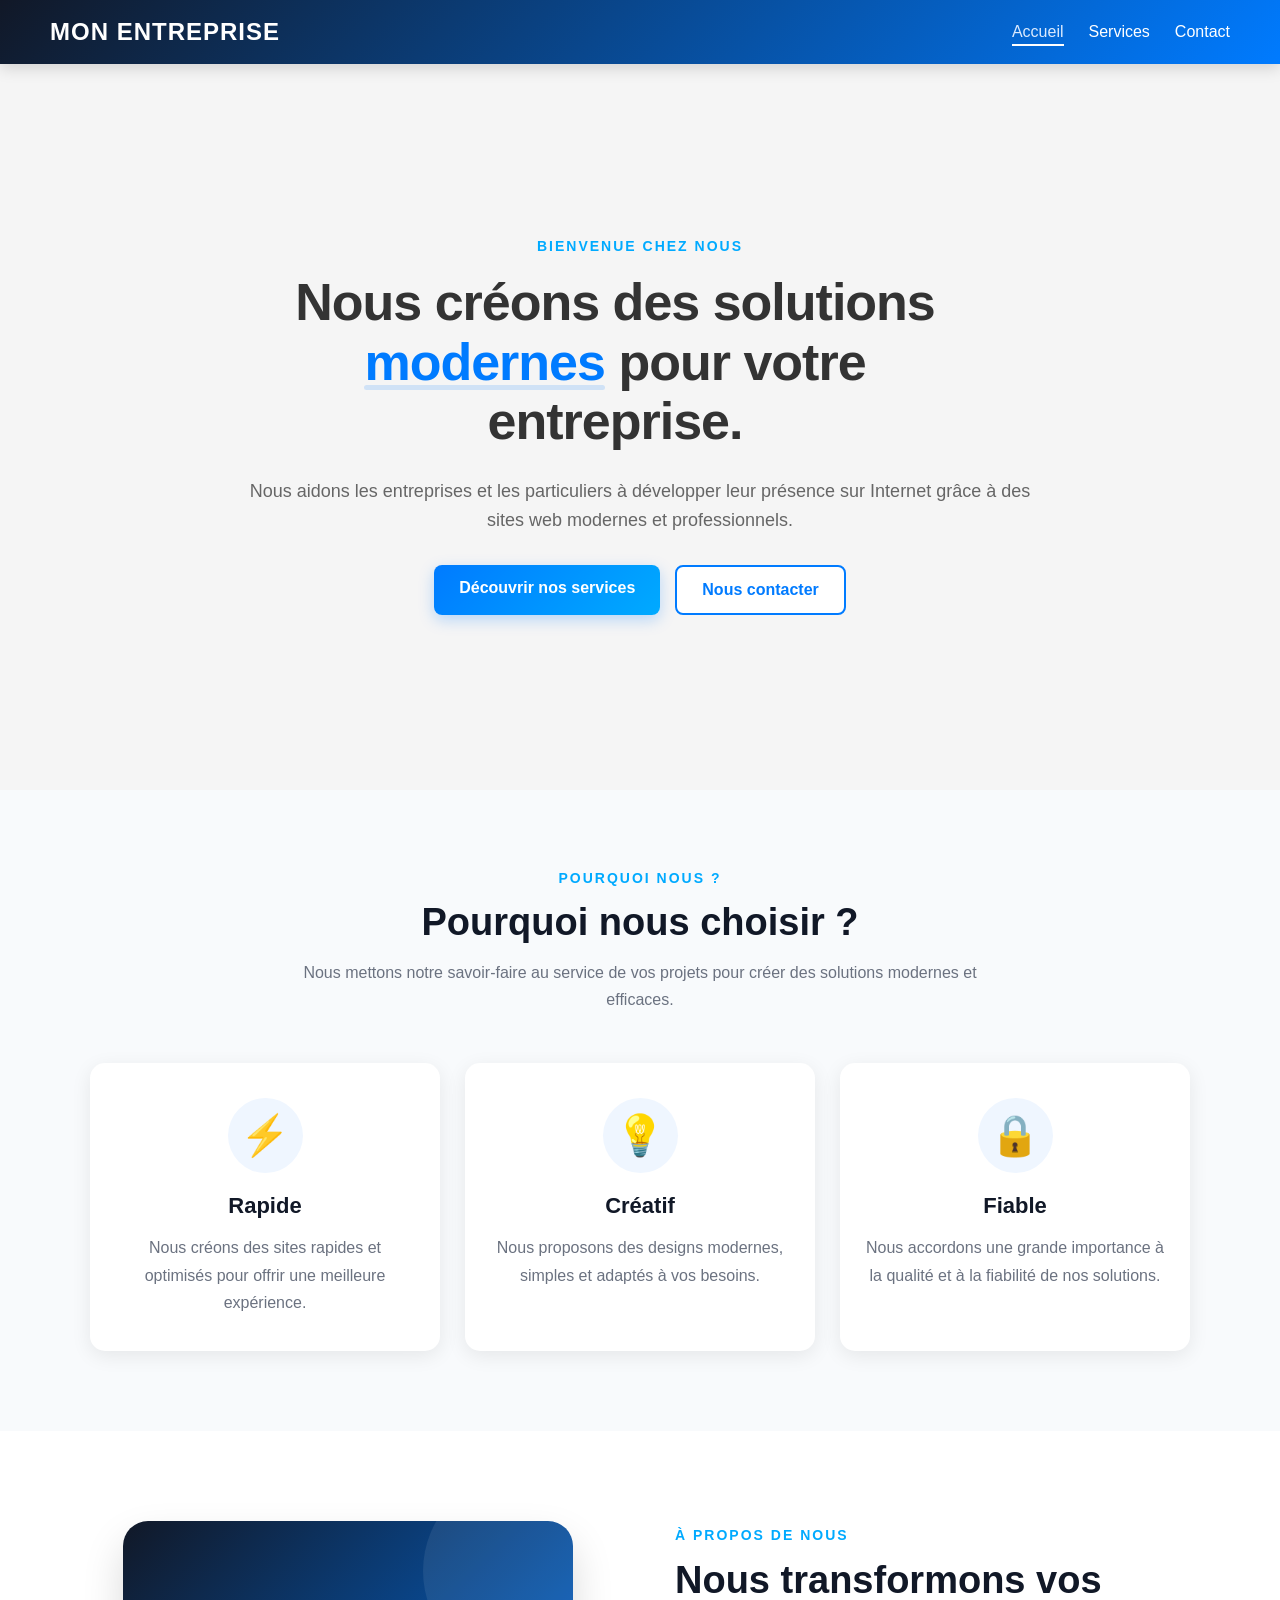
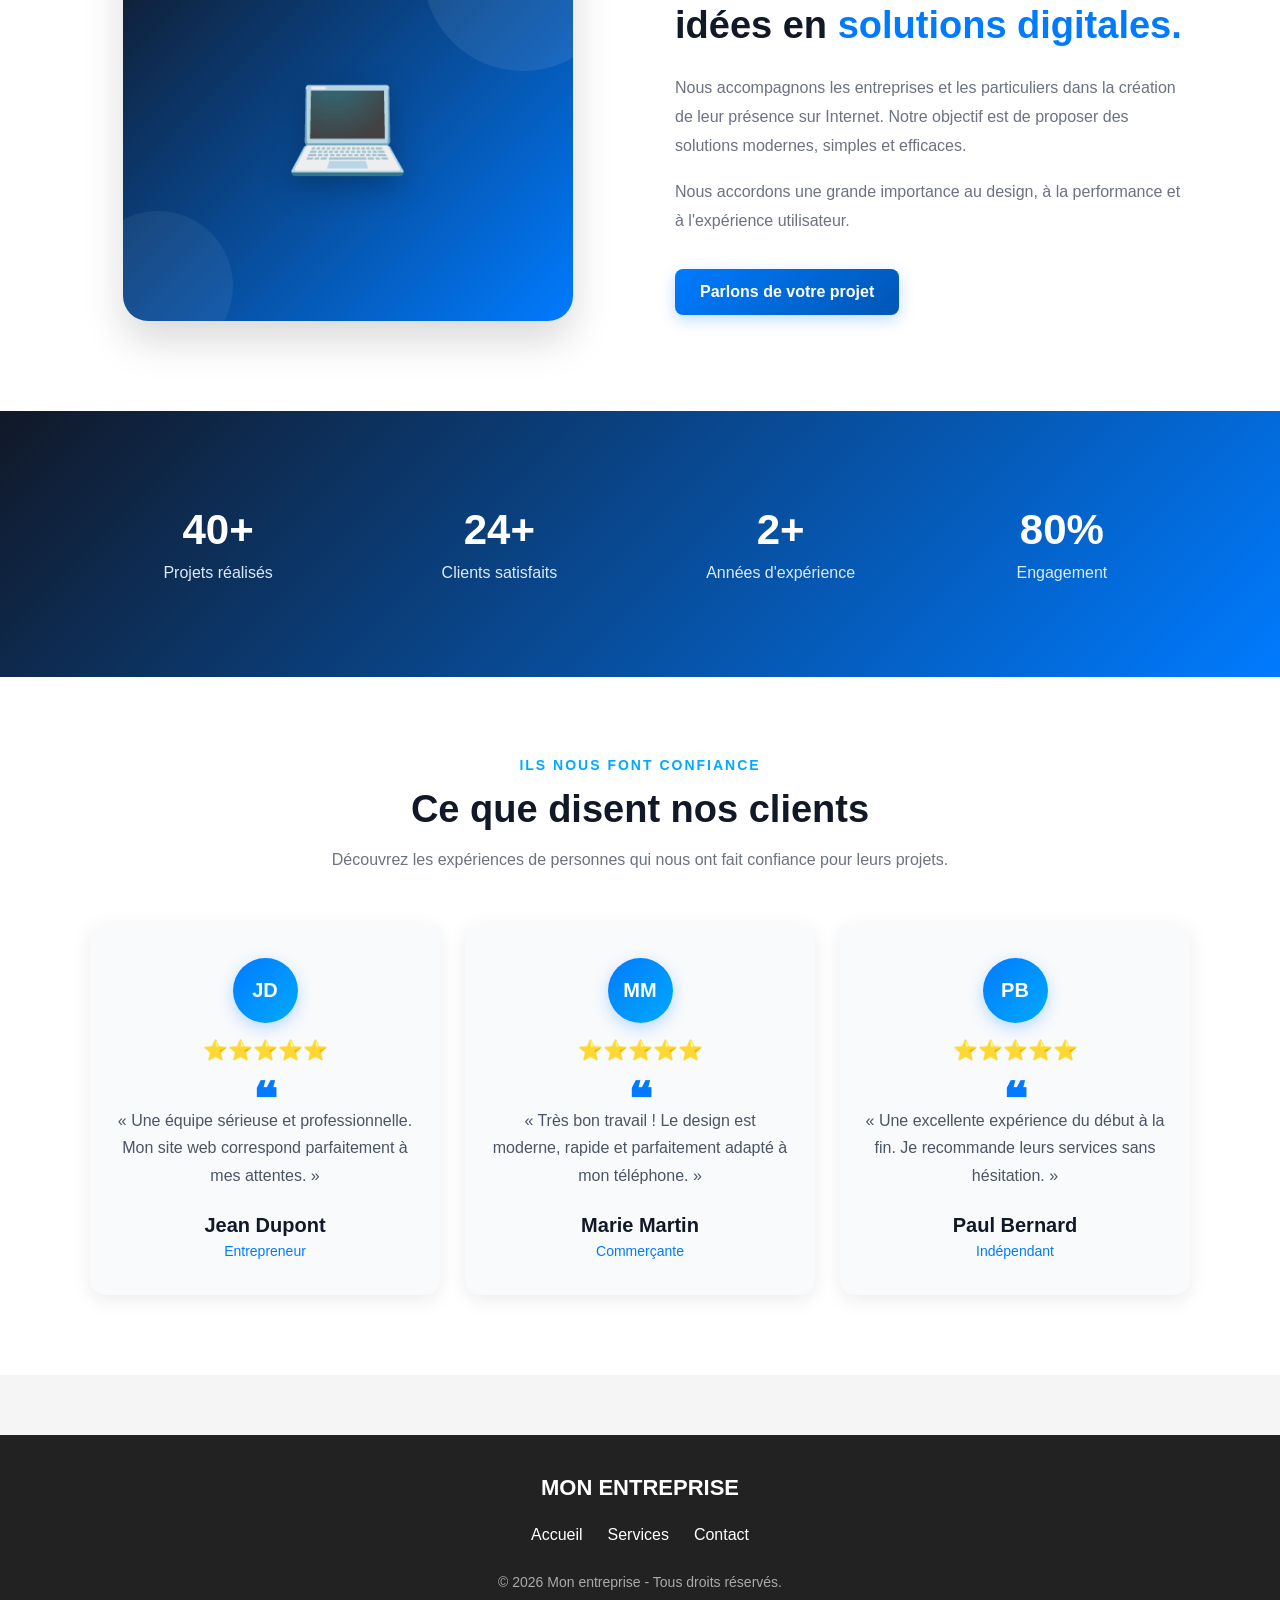
<file: index.html>
<!DOCTYPE html>
<html lang="fr">

<head>
    <meta charset="UTF-8">
    <meta name="viewport" content="width=device-width, initial-scale=1.0">

    <title>Mon entreprise - Accueil</title>

    <meta name="description" content="MON ENTREPRISE - Découvrez nos services et contactez-nous pour réaliser vos projets.">
    <meta name="keywords" content="entreprise, services, projets, Madagascar">
    <meta name="author" content="MON ENTREPRISE">

    <link rel="stylesheet" href="css/style.css">
    <link rel="icon" type="image/svg+xml" href="favicon.svg">

    <meta property="og:title" content="Mon entreprise - Accueil">
    <meta property="og:description" content="Découvrez nos services et contactez-nous pour réaliser vos projets.">
    <meta property="og:type" content="website">
</head>

<body>

<header>

    <h1>MON ENTREPRISE</h1>

    <button class="menu-toggle" id="menu-toggle">
        ☰
    </button>

    <nav id="menu">
        <a href="index.html" class="active">Accueil</a>
        <a href="services.html">Services</a>
        <a href="contact.html">Contact</a>
    </nav>

</header>

    <main class="hero">

    <div class="hero-text">

        <p class="small-title">BIENVENUE CHEZ NOUS</p>

        <h2>
            Nous créons des solutions
            <span>modernes</span> pour votre entreprise.
        </h2>

        <p>
            Nous aidons les entreprises et les particuliers
            à développer leur présence sur Internet grâce
            à des sites web modernes et professionnels.
        </p>

        <div class="hero-buttons">
            <a href="services.html" class="btn">
                Découvrir nos services
            </a>

            <a href="contact.html" class="btn-secondary">
                Nous contacter
            </a>
        </div>

    </div>

</main>



<section class="why-us">

    <div class="why-header">
        <p class="small-title">POURQUOI NOUS ?</p>

        <h2>Pourquoi nous choisir ?</h2>

        <p>
            Nous mettons notre savoir-faire au service de vos projets
            pour créer des solutions modernes et efficaces.
        </p>
    </div>

    <div class="why-container">

        <div class="why-card">
            <div class="why-icon">⚡</div>
            <h3>Rapide</h3>
            <p>
                Nous créons des sites rapides et optimisés
                pour offrir une meilleure expérience.
            </p>
        </div>

        <div class="why-card">
            <div class="why-icon">💡</div>
            <h3>Créatif</h3>
            <p>
                Nous proposons des designs modernes,
                simples et adaptés à vos besoins.
            </p>
        </div>

        <div class="why-card">
            <div class="why-icon">🔒</div>
            <h3>Fiable</h3>
            <p>
                Nous accordons une grande importance
                à la qualité et à la fiabilité de nos solutions.
            </p>
        </div>

    </div>

</section>

<!-- ==========================================
     SECTION À PROPOS
     ========================================== -->

<section class="about">

    <div class="about-container">

        <div class="about-image">
            <div class="about-image-box">
                <span>💻</span>
            </div>
        </div>

        <div class="about-text">

            <p class="small-title">À PROPOS DE NOUS</p>

            <h2>
                Nous transformons vos idées
                en <span>solutions digitales.</span>
            </h2>

            <p>
                Nous accompagnons les entreprises et les particuliers
                dans la création de leur présence sur Internet.
                Notre objectif est de proposer des solutions modernes,
                simples et efficaces.
            </p>

            <p>
                Nous accordons une grande importance au design,
                à la performance et à l'expérience utilisateur.
            </p>

            <a href="contact.html" class="about-button">
                Parlons de votre projet
            </a>

        </div>

    </div>

</section>

<section class="stats">

    <div class="stats-container">

        <div class="stat">
            <div class="stat-number" data-target="50">0+</div>
            <p>Projets réalisés</p>
        </div>

        <div class="stat">
            <div class="stat-number" data-target="30">0+</div>
            <p>Clients satisfaits</p>
        </div>

        <div class="stat">
            <div class="stat-number" data-target="3">0+</div>
            <p>Années d'expérience</p>
        </div>

        <div class="stat">
            <div class="stat-number" data-target="100">0%</div>
            <p>Engagement</p>
        </div>

    </div>

</section>

<section class="testimonials">

    <div class="testimonials-header">

        <p class="small-title">ILS NOUS FONT CONFIANCE</p>

        <h2>Ce que disent nos clients</h2>

        <p>
            Découvrez les expériences de personnes qui nous ont fait confiance
            pour leurs projets.
        </p>

    </div>


    <div class="testimonials-container">

        <div class="testimonial-card">
    
            <div class="client-avatar">JD</div>
    
            <div class="stars">
                ⭐⭐⭐⭐⭐
            </div>

            <p class="testimonial-text">
                « Une équipe sérieuse et professionnelle.
                Mon site web correspond parfaitement à mes attentes. »
            </p>

            <h3>Jean Dupont</h3>
            <span>Entrepreneur</span>

        </div>


        <div class="testimonial-card">

            <div class="client-avatar">MM</div>

            <div class="stars">
                ⭐⭐⭐⭐⭐
            </div>

            <p class="testimonial-text">
                « Très bon travail ! Le design est moderne,
                rapide et parfaitement adapté à mon téléphone. »
            </p>

            <h3>Marie Martin</h3>
            <span>Commerçante</span>

        </div>


        <div class="testimonial-card">

            <div class="client-avatar">PB</div>

            <div class="stars">
                ⭐⭐⭐⭐⭐
            </div>

            <p class="testimonial-text">
                « Une excellente expérience du début à la fin.
                Je recommande leurs services sans hésitation. »
            </p>

            <h3>Paul Bernard</h3>
            <span>Indépendant</span>

        </div>

    </div>

</section>

<footer>
    <h3>MON ENTREPRISE</h3>

    <nav>
        <a href="index.html">Accueil</a>
        <a href="services.html">Services</a>
        <a href="contact.html">Contact</a>
    </nav>

    <p>© 2026 Mon entreprise - Tous droits réservés.</p>
</footer>

<button id="back-to-top" aria-label="Retour en haut">
    <span>⌃</span>
</button>

<script src="script.js"></script>

</body>

</html>
</file>
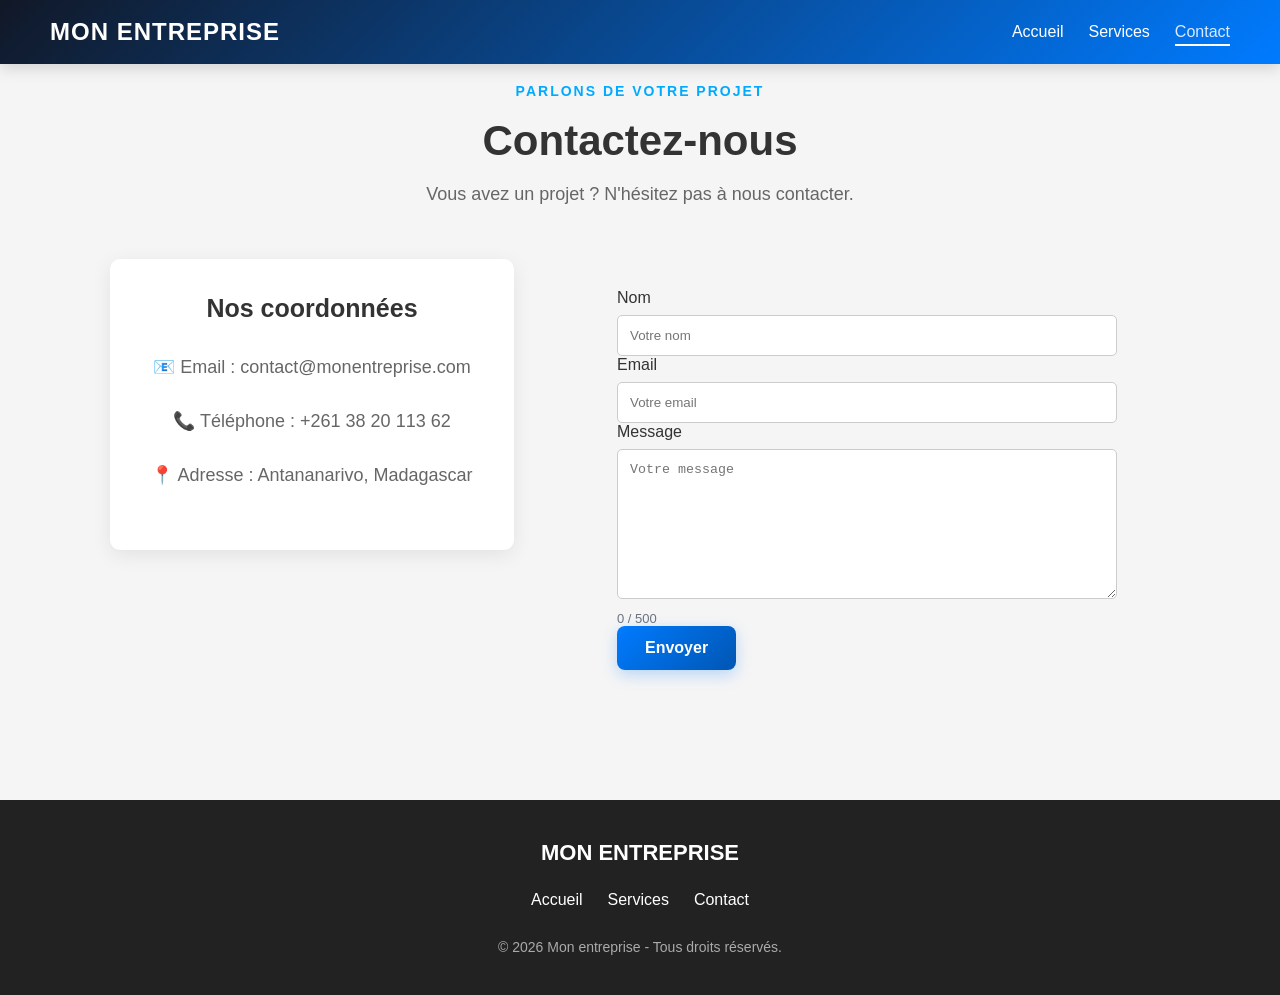
<file: contact.html>
<!DOCTYPE html>
<html lang="fr">

<head>
    <meta charset="UTF-8">
    <meta name="viewport" content="width=device-width, initial-scale=1.0">

    <title>Contact - Mon entreprise</title>

    <meta name="description" content="Contactez MON ENTREPRISE pour discuter de votre projet.">
    <meta name="keywords" content="contact, entreprise, projet, Madagascar">
    <meta name="author" content="MON ENTREPRISE">

    <link rel="stylesheet" href="css/style.css">
    <link rel="icon" type="image/svg+xml" href="favicon.svg">

    <meta property="og:title" content="Contact - Mon entreprise">
    <meta property="og:description" content="Contactez MON ENTREPRISE pour discuter de votre projet.">
    <meta property="og:type" content="website">
</head>

<body>

    <header>
        <h1>MON ENTREPRISE</h1>

        <button class="menu-toggle" id="menu-toggle">☰</button>

        <nav id="menu">
            <a href="index.html">Accueil</a>
            <a href="services.html">Services</a>
            <a href="contact.html" class="active">Contact</a>
        </nav>
    </header>

    <main class="contact">

        <div class="contact-header">
            <p class="small-title">PARLONS DE VOTRE PROJET</p>
            <h2>Contactez-nous</h2>
            <p>
                Vous avez un projet ? N'hésitez pas à nous contacter.
            </p>
        </div>

        <div class="contact-container">

            <div class="contact-info">

                <h3>Nos coordonnées</h3>

                <p>📧 Email : contact@monentreprise.com</p>

                <p>📞 Téléphone : +261 38 20 113 62</p>

                <p>📍 Adresse : Antananarivo, Madagascar</p>

            </div>

            <form
                id="contact-form"
                action="https://formspree.io/f/xyekgvyv"
                method="POST"
            >

                <label for="name">Nom</label>
                <input
                    type="text"
                    id="name"
                    name="name"
                    placeholder="Votre nom"
                >

                <label for="email">Email</label>
                <input
                    type="email"
                    id="email"
                    name="name"
                    placeholder="Votre email"
                >

                <label for="message">Message</label>
                <textarea
                    id="message"
                    name="name"
                    placeholder="Votre message"
                    minlength="10"
                    maxlength="500"
                ></textarea>

                <small id="message-counter">0 / 500</small>

                <button type="submit">Envoyer</button>

                <p id="form-message"></p>

            </form>

        </div>

    </main>

    <footer>
        <h3>MON ENTREPRISE</h3>

        <nav>
            <a href="index.html">Accueil</a>
            <a href="services.html">Services</a>
            <a href="contact.html">Contact</a>
        </nav>

        <p>© 2026 Mon entreprise - Tous droits réservés.</p>
    </footer>

    <script src="script.js"></script>

</body>
</html>
</file>
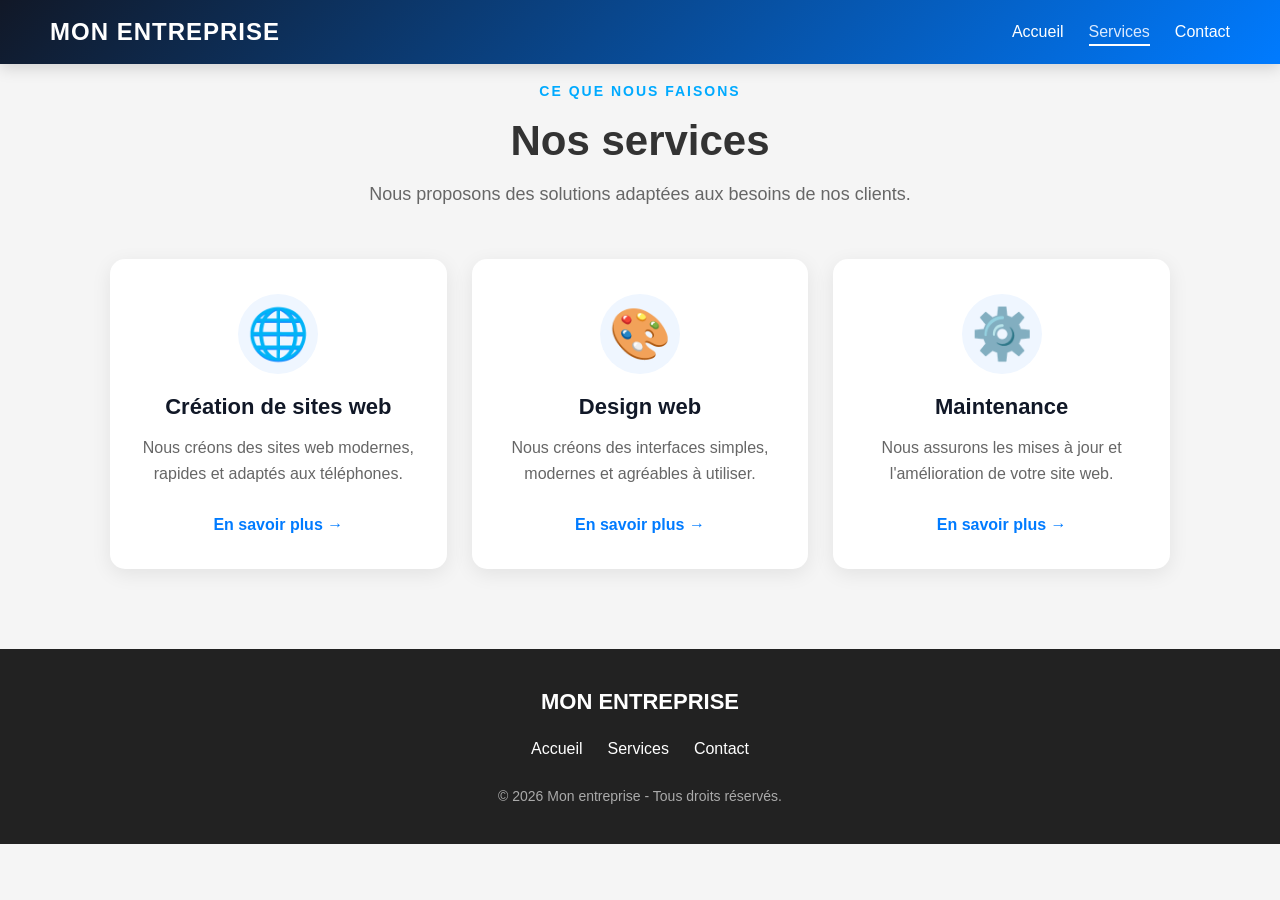
<file: services.html>
<!DOCTYPE html>
<html lang="fr">

<head>
    <meta charset="UTF-8">
    <meta name="viewport" content="width=device-width, initial-scale=1.0">
    
    <title>Mon entreprise - Services</title>

    <meta name="description" content="Découvrez les services proposés par MON ENTREPRISE pour réaliser vos projets.">
    <meta name="keywords" content="services, entreprise, projets, Madagascar">
    <meta name="author" content="MON ENTREPRISE">

    <link rel="stylesheet" href="css/style.css">
    <link rel="icon" type="image/svg+xml" href="favicon.svg">

    <meta property="og:title" content="Nos Services - Mon entreprise">
    <meta property="og:description" content="Découvrez les services proposés par MON ENTREPRISE pour réaliser vos projets.">
    <meta property="og:type" content="website">
</head>

<body>

    <header>

    <h1>MON ENTREPRISE</h1>

    <button class="menu-toggle" id="menu-toggle">
        ☰
    </button>

    <nav id="menu">
        <a href="index.html">Accueil</a>
        <a href="services.html" class="active">Services</a>
        <a href="contact.html">Contact</a>
    </nav>

    </header>
    <main class="services">

    <div class="services-header">
        <p class="small-title">CE QUE NOUS FAISONS</p>

        <h2>Nos services</h2>

        <p>
            Nous proposons des solutions adaptées aux besoins
            de nos clients.
        </p>
    </div>

    <div class="services-container">

        <!-- Service 1 -->
        <div class="service-card">
            <div class="service-icon">🌐</div>

            <h3>Création de sites web</h3>

            <p>
                Nous créons des sites web modernes,
                rapides et adaptés aux téléphones.
            </p>

            <a href="contact.html">En savoir plus </a>
        </div>

        <!-- Service 2 -->
        <div class="service-card">
            <div class="service-icon">🎨</div>

            <h3>Design web</h3>

            <p>
                Nous créons des interfaces simples,
                modernes et agréables à utiliser.
            </p>

            <a href="contact.html">En savoir plus </a>
        </div>

        <!-- Service 3 -->
        <div class="service-card">
            <div class="service-icon">⚙️</div>

            <h3>Maintenance</h3>

            <p>
                Nous assurons les mises à jour et
                l'amélioration de votre site web.
            </p>

            <a href="contact.html">En savoir plus </a>
        </div>

    </div>

</main>

<footer>
    <h3>MON ENTREPRISE</h3>

    <nav>
        <a href="index.html">Accueil</a>
        <a href="services.html">Services</a>
        <a href="contact.html">Contact</a>
    </nav>

    <p>© 2026 Mon entreprise - Tous droits réservés.</p>
</footer>

<script src="script.js"></script>

</body>

</html>
</file>
<file: css/style.css>
/* Réinitialisation */
* {
    margin: 0;
    padding: 0;
    box-sizing: border-box;
}

/* Corps de la page */
body {
    font-family: Arial, sans-serif;
    background-color: #f5f5f5;
    color: #333;
}

/* En-tête */
header {
    background: linear-gradient(135deg, #111827, #007bff);
    color: white;
    padding: 18px 50px;

    display: flex;
    justify-content: space-between;
    align-items: center;

    box-shadow: 0 4px 15px rgba(0, 0, 0, 0.15);

    transition: all 0.3s ease;

    position: fixed;
    top: 0;
    left: 0;
    width: 100%;
    box-sizing: border-box;
    z-index: 100;
}
/* Nom de l'entreprise */
header h1 {
    font-size: 24px;
    margin: 0;
    letter-spacing: 1px;
}

/* Menu */
nav {
    display: flex;
    gap: 25px;
}

nav a {
    color: white;
    text-decoration: none;
    font-weight: 500;
    position: relative;
    padding: 5px 0;
    transition: color 0.3s ease;
}

nav a:hover {
    color: #dbeafe;
}

nav a::after {
    content: "";
    position: absolute;
    left: 0;
    bottom: 0;
    width: 0;
    height: 2px;
    background-color: white;
    transition: width 0.3s ease;
}

nav a:hover::after {
    width: 100%;
}
/* Contenu principal */
main {
    max-width: 1000px;
    margin: 80px auto;
    padding: 20px;
    text-align: center;
}

/* Titres */
main h2 {
    font-size: 40px;
    margin-bottom: 20px;
}

/* Paragraphes */
main p {
    font-size: 18px;
    line-height: 1.6;
    margin-bottom: 20px;
}

/* Boutons */
button {
    background-color: #00aaff;
    color: white;
    border: none;
    padding: 12px 25px;
    border-radius: 5px;
    cursor: pointer;
    font-size: 16px;
}

button:hover {
    background-color: #0088cc;
}

/* Formulaire */
form {
    max-width: 500px;
    margin: 30px auto;
    text-align: left;
}

input,
textarea {
    width: 100%;
    padding: 12px;
    margin-top: 8px;
    border: 1px solid #ccc;
    border-radius: 5px;
}

textarea {
    height: 150px;
}

/* ============================= */
/* RESPONSIVE POUR TELEPHONE */
/* ============================= */

@media (max-width: 768px) {

    header {
        flex-direction: column;
        gap: 20px;
        padding: 20px;
    }

    nav {
        flex-direction: column;
        align-items: center;
        gap: 15px;
    }

    main {
        margin: 40px auto;
        padding: 20px;
    }

    main h2 {
        font-size: 30px;
    }

    main p {
        font-size: 16px;
    }

    button {
        width: 100%;
    }

    .hero {
        padding: 40px 20px;
    }

    .hero h2 {
        font-size: 34px;
    }

    .hero-buttons {
        flex-direction: column;
    }

    .btn,
    .btn-secondary {
        width: 100%;
    }

    /* SERVICES SUR TELEPHONE */
    .services-container {
        grid-template-columns: 1fr;
    }

    .services-header h2 {
        font-size: 32px;
    }
}


/* ============================= */
/* SECTION ACCUEIL */
/* ============================= */

.hero {
    min-height: 70vh;
    display: flex;
    align-items: center;
    justify-content: center;
    text-align: center;
    padding: 60px 20px;
    padding-top: 120px;
}

.hero-text {
    max-width: 800px;
    opacity: 0;
    transform: translateY(30px);
    animation: heroAppear 1s ease forwards;
}

/* Petit titre */

.small-title {
    color: #00aaff;
    font-size: 14px !important;
    font-weight: bold;
    letter-spacing: 2px;
    margin-bottom: 15px;
}

/* Grand titre */

.hero h2 {
    font-size: 52px;
    line-height: 1.15;
    font-weight: 700;
    letter-spacing: -1px;
    margin-bottom: 25px;
    max-width: 750px;
}

.hero h2 span {
    color: #007bff;
    position: relative;
    display: inline-block;
}

.hero h2 span::after {
    content: "";
    position: absolute;
    left: 0;
    bottom: 2px;
    width: 100%;
    height: 5px;
    background: rgba(0, 123, 255, 0.15);
    border-radius: 5px;
}

/* Description */

.hero-text > p:not(.small-title) {
    font-size: 18px;
    color: #666;
    margin-bottom: 30px;
}

/* Boutons */

.hero-buttons {
    display: flex;
    justify-content: center;
    gap: 15px;
    opacity: 0;
    transform: translateY(20px);
    animation: buttonsAppear 0.8s ease 0.5s forwards;
}

/* Premier bouton */

.btn {
    display: inline-block;
    padding: 14px 25px;
    background: linear-gradient(135deg, #007bff, #00aaff);
    color: white;
    text-decoration: none;
    border-radius: 8px;
    font-weight: bold;
    transition: all 0.3s ease;
    box-shadow: 0 5px 15px rgba(0, 123, 255, 0.25);
}

.btn:hover {
    transform: translateY(-3px);
    box-shadow: 0 10px 25px rgba(0, 123, 255, 0.35);
}

/* Deuxième bouton */

.btn-secondary {
    display: inline-block;
    padding: 14px 25px;
    color: #007bff;
    background-color: white;
    border: 2px solid #007bff;
    border-radius: 8px;
    text-decoration: none;
    font-weight: bold;
    transition: all 0.3s ease;
}

.btn-secondary:hover {
    background-color: #007bff;
    color: white;
    transform: translateY(-3px);
    box-shadow: 0 10px 25px rgba(0, 123, 255, 0.2);
}


/* ============================= */
/* SERVICES */
/* ============================= */

.services {
    max-width: 1100px;
    margin: 60px auto;
    padding: 20px;
}

.services-header {
    text-align: center;
    margin-bottom: 50px;
}

.services-header h2 {
    font-size: 42px;
    margin-bottom: 15px;
}

.services-header > p:last-child {
    color: #666;
}

/* Conteneur des cartes */

.services-container {
    display: grid;
    grid-template-columns: repeat(3, 1fr);
    gap: 25px;
}

/* Carte */

.service-card {
    background-color: white;
    padding: 35px 25px;
    border-radius: 10px;
    text-align: center;

    box-shadow: 0 5px 20px rgba(0, 0, 0, 0.08);

    transition: transform 0.3s ease,
                box-shadow 0.3s ease;
}

/* Icône */

.service-icon {
    font-size: 50px;
    margin-bottom: 20px;

    display: inline-flex;
    align-items: center;
    justify-content: center;

    width: 80px;
    height: 80px;

    background: #eff6ff;
    border-radius: 50%;

    transition: transform 0.3s ease, box-shadow 0.3s ease;
}

.service-card:hover .service-icon {
    transform: scale(1.1) rotate(5deg);
    box-shadow: 0 8px 20px rgba(0, 123, 255, 0.15);
}

/* Titre */

.service-card h3 {
    font-size: 22px;
    margin-bottom: 15px;
    color: #111827;
    font-weight: 700;
    transition: color 0.3s ease;
}

.service-card:hover h3 {
    color: #007bff;
}

/* Texte */

.service-card p {
    color: #666;
    font-size: 16px;
    margin-bottom: 20px;
}

/* Lien */

.service-card a {
    display: inline-block;
    color: #007bff;
    text-decoration: none;
    font-weight: bold;
    margin-top: 10px;
    transition: all 0.3s ease;
}

.service-card a:hover {
    color: #0056b3;
    transform: translateX(6px);
}

/* Animation */

.service-card:hover {
    transform: translateY(-10px);

    box-shadow:
        0 15px 30px rgba(0, 0, 0, 0.12);
}

.service-card a::after {
    content: " →";
    display: inline-block;
    transition: transform 0.3s ease;
}

.service-card a:hover::after {
    transform: translateX(5px);
}

/* SERVICES SUR TELEPHONE */
@media (max-width: 768px) {

    .services-container {
        grid-template-columns: 1fr;
    }

    .service-card {
        width: 100%;
    }

}


/* ============================= */
/* PAGE CONTACT */
/* ============================= */

.contact {
    max-width: 1100px;
    margin: 60px auto;
    padding: 20px;
}

.contact-header {
    text-align: center;
    margin-bottom: 50px;
}

.contact-header h2 {
    font-size: 42px;
    margin-bottom: 15px;
}

.contact-header > p:last-child {
    color: #666;
}

/* Conteneur */

.contact-container {
    display: grid;
    grid-template-columns: 1fr 1.5fr;
    gap: 50px;
    align-items: start;
}

/* Informations */

.contact-info {
    background-color: white;
    padding: 35px;
    border-radius: 10px;
    box-shadow: 0 5px 20px rgba(0, 0, 0, 0.08);
}

.contact-info h3 {
    font-size: 25px;
    margin-bottom: 30px;
}

.contact-info p {
    color: #666;
    line-height: 1.6;
    margin-bottom: 25px;
}

/* Formulaire */

.contact-form {
    background-color: white;
    padding: 35px;
    border-radius: 10px;
    box-shadow: 0 5px 20px rgba(0, 0, 0, 0.08);
}

.contact-form label {
    display: block;
    margin-bottom: 8px;
    font-weight: bold;
}

.contact-form input,
.contact-form textarea {
    margin-bottom: 20px;
}

.contact-form button {
    width: 100%;
}

@media (max-width: 768px) {

    .contact-container {
        grid-template-columns: 1fr;
        gap: 25px;
    }

    .contact-header h2 {
        font-size: 32px;
    }

    .contact-info,
    .contact-form {
        padding: 25px;
    }

}


/* ============================= */
/* FOOTER */
/* ============================= */

footer {
    background-color: #222;
    color: white;
    text-align: center;
    padding: 40px 20px;
    margin-top: 60px;
}

footer h3 {
    margin-bottom: 20px;
    font-size: 22px;
}

footer nav {
    display: flex;
    justify-content: center;
    gap: 25px;
    margin-bottom: 25px;
}

footer nav a {
    color: white;
    text-decoration: none;
}

footer nav a:hover {
    color: #00aaff;
}

footer p {
    color: #aaa;
    font-size: 14px;
}


@media (max-width: 768px) {

    footer nav {
        flex-direction: column;
        gap: 12px;
    }

}



/* ============================= */
/* MENU MOBILE */
/* ============================= */

.menu-toggle {
    display: none;
    background: none;
    color: white;
    border: none;
    font-size: 28px;
    cursor: pointer;
}

@media (max-width: 768px) {

    header {
        position: relative;
    }

    .menu-toggle {
        display: block;
        position: absolute;
        right: 20px;
        top: 18px;
        width: auto;
    }

    header nav {
        display: none;
        width: 100%;
    }

    header nav.active {
        display: flex;
    }

}



/* ============================= */
/* ANIMATION DES CARTES SERVICES */
/* ============================= */

.service-card {
    background-color: white;
    padding: 35px 25px;
    border-radius: 15px;
    text-align: center;

    box-shadow: 0 5px 20px rgba(0, 0, 0, 0.08);

    opacity: 0;
    transform: translateY(30px);

    transition:
        opacity 0.6s ease,
        transform 0.3s ease,
        box-shadow 0.3s ease;
}

.service-card.show {
    opacity: 1;
    transform: translateY(0);
}

.service-card:hover {
    transform: translateY(-10px);
    box-shadow: 0 15px 30px rgba(0, 0, 0, 0.15);
}



/* Messages du formulaire */

#form-message {
    margin-top: 15px;
    font-weight: bold;
}

#form-message.error {
    color: #e53935;
}

#form-message.success {
    color: #2e7d32;
}



/* Animation du message du formulaire */

#form-message {
    margin-top: 15px;
    font-weight: bold;
    opacity: 0;
    transform: translateY(10px);
    transition: opacity 0.4s ease, transform 0.4s ease;
}

#form-message.error,
#form-message.success {
    opacity: 1;
    transform: translateY(0);
}

#form-message.error {
    color: #e53935;
}

#form-message.success {
    color: #2e7d32;
}



@keyframes heroAppear {
    from {
        opacity: 0;
        transform: translateY(30px);
    }

    to {
        opacity: 1;
        transform: translateY(0);
    }
}


@keyframes buttonsAppear {
    from {
        opacity: 0;
        transform: translateY(20px);
    }

    to {
        opacity: 1;
        transform: translateY(0);
    }
}



/* ==========================================
   SECTION POURQUOI NOUS CHOISIR
   ========================================== */

.why-us {
    padding: 80px 50px;
    background-color: #f8fafc;
}

.why-header {
    text-align: center;
    max-width: 700px;
    margin: 0 auto 50px;
}

.why-header h2 {
    font-size: 38px;
    color: #111827;
    margin-bottom: 15px;
}

.why-header p:last-child {
    color: #6b7280;
    line-height: 1.7;
}

.why-container {
    max-width: 1100px;
    margin: auto;

    display: grid;
    grid-template-columns: repeat(3, 1fr);
    gap: 25px;
}

.why-card {
    background-color: white;
    padding: 35px 25px;
    text-align: center;
    border-radius: 15px;

    box-shadow: 0 5px 20px rgba(0, 0, 0, 0.08);

    transition: transform 0.3s ease,
                box-shadow 0.3s ease;
}

.why-card:hover {
    transform: translateY(-8px);
    box-shadow: 0 15px 30px rgba(0, 0, 0, 0.12);
}

.why-icon {
    width: 75px;
    height: 75px;

    margin: 0 auto 20px;

    display: flex;
    align-items: center;
    justify-content: center;

    font-size: 40px;

    background-color: #eff6ff;
    border-radius: 50%;

    transition: transform 0.3s ease;
}

.why-card:hover .why-icon {
    transform: scale(1.1) rotate(5deg);
}

.why-card h3 {
    font-size: 22px;
    color: #111827;
    margin-bottom: 15px;
}

.why-card p {
    color: #6b7280;
    line-height: 1.7;
}


/* ==========================================
   POURQUOI NOUS - MOBILE
   ========================================== */

@media (max-width: 768px) {

    .why-us {
        padding: 60px 20px;
    }

    .why-header h2 {
        font-size: 30px;
    }

    .why-container {
        grid-template-columns: 1fr;
        gap: 20px;
    }

    .why-card {
        width: 100%;
        box-sizing: border-box;
    }

}



/* ==========================================
   SECTION STATISTIQUES
   ========================================== */

.stats {
    padding: 70px 50px;
    background: linear-gradient(135deg, #111827, #007bff);
    color: white;
}

.stats-container {
    max-width: 1100px;
    margin: auto;

    display: grid;
    grid-template-columns: repeat(4, 1fr);
    gap: 25px;
}

.stat {
    text-align: center;
    padding: 25px 15px;
}

.stat-number {
    font-size: 42px;
    font-weight: 700;
    margin-bottom: 10px;
}

.stat p {
    margin: 0;
    color: #dbeafe;
    font-size: 16px;
}




/* ==========================================
   STATISTIQUES - MOBILE
   ========================================== */

@media (max-width: 768px) {

    .stats {
        padding: 50px 20px;
    }

    .stats-container {
        grid-template-columns: repeat(2, 1fr);
        gap: 15px;
    }

    .stat-number {
        font-size: 34px;
    }

    .stat p {
        font-size: 14px;
    }

}


/* ==========================================
   SECTION TÉMOIGNAGES
   ========================================== */

.testimonials {
    padding: 80px 50px;
    background-color: #ffffff;
}

.testimonials-header {
    text-align: center;
    max-width: 700px;
    margin: 0 auto 50px;
}

.testimonials-header h2 {
    font-size: 38px;
    color: #111827;
    margin-bottom: 15px;
}

.testimonials-header p:last-child {
    color: #6b7280;
    line-height: 1.7;
}

.testimonials-container {
    max-width: 1100px;
    margin: auto;

    display: grid;
    grid-template-columns: repeat(3, 1fr);
    gap: 25px;
}

.testimonial-card {
    background-color: #f8fafc;
    padding: 35px 25px;

    border-radius: 15px;

    text-align: center;

    box-shadow: 0 5px 20px rgba(0, 0, 0, 0.08);

    transition:
        transform 0.3s ease,
        box-shadow 0.3s ease;
}

.testimonial-card:hover {
    transform: translateY(-8px);
    box-shadow: 0 15px 30px rgba(0, 0, 0, 0.12);
}

.stars {
    font-size: 20px;
    margin-bottom: 20px;
}

.testimonial-text {
    color: #4b5563;
    line-height: 1.7;
    margin-bottom: 25px;
}

.testimonial-card h3 {
    color: #111827;
    font-size: 20px;
    margin-bottom: 5px;
}

.testimonial-card span {
    color: #007bff;
    font-size: 14px;
}



/* ==========================================
   TÉMOIGNAGES - MOBILE
   ========================================== */

@media (max-width: 768px) {

    .testimonials {
        padding: 60px 20px;
    }

    .testimonials-header h2 {
        font-size: 30px;
    }

    .testimonials-container {
        grid-template-columns: 1fr;
        gap: 20px;
    }

    .testimonial-card {
        width: 100%;
        box-sizing: border-box;
    }

}




/* ==========================================
   ANIMATION DES TÉMOIGNAGES
   ========================================== */

.testimonial-card {
    opacity: 0;
    transform: translateY(40px);

    transition:
        opacity 0.6s ease,
        transform 0.6s ease,
        box-shadow 0.3s ease;
}

.testimonial-card.show {
    opacity: 1;
    transform: translateY(0);
}


/* ==========================================
   AVATARS DES TÉMOIGNAGES
   ========================================== */

.client-avatar {
    width: 65px;
    height: 65px;

    margin: 0 auto 15px;

    display: flex;
    align-items: center;
    justify-content: center;

    background: linear-gradient(135deg, #007bff, #00aaff);

    color: white;

    border-radius: 50%;

    font-size: 20px;
    font-weight: bold;

    box-shadow: 0 5px 15px rgba(0, 123, 255, 0.25);

    transition: transform 0.3s ease,
                box-shadow 0.3s ease;
}

.testimonial-card:hover .client-avatar {
    transform: scale(1.1);
    box-shadow: 0 8px 20px rgba(0, 123, 255, 0.35);
}



/* ==========================================
   ICÔNE DE CITATION - TÉMOIGNAGES
   ========================================== */

.testimonial-text {
    position: relative;
    padding-top: 25px;
}

.testimonial-text::before {
    content: "❝";

    position: absolute;
    top: -5px;
    left: 50%;

    transform: translateX(-50%);

    font-size: 45px;
    line-height: 1;

    color: #007bff;
    font-weight: bold;
}



/* ==========================================
   HEADER APRÈS DÉFILEMENT
   ========================================== */

header.scrolled {
    padding-top: 12px;
    padding-bottom: 12px;
    box-shadow: 0 6px 25px rgba(0, 0, 0, 0.25);
}



/* ==========================================
   BOUTON RETOUR EN HAUT
   ========================================== */

/* ==========================================
   BOUTON RETOUR EN HAUT
   ========================================== */

#back-to-top {
    position: fixed;
    right: 25px;
    bottom: 25px;

    width: 52px;
    height: 52px;

    border: none;
    border-radius: 50%;

    background: linear-gradient(135deg, #007bff, #0056b3);
    color: white;

    cursor: pointer;

    display: flex;
    align-items: center;
    justify-content: center;

    box-shadow: 0 6px 20px rgba(0, 123, 255, 0.35);

    opacity: 0;
    visibility: hidden;

    transform: translateY(20px);

    transition:
        opacity 0.3s ease,
        visibility 0.3s ease,
        transform 0.3s ease,
        box-shadow 0.3s ease;
}

#back-to-top span {
    font-size: 30px;
    font-weight: bold;
    line-height: 1;

    transform: translateY(3px);
}

#back-to-top:hover {
    transform: translateY(-5px);
    box-shadow: 0 10px 25px rgba(0, 123, 255, 0.5);
}

#back-to-top.show {
    opacity: 1;
    visibility: visible;
    transform: translateY(0);
}

#back-to-top:hover {
    transform: translateY(-4px);
    box-shadow: 0 10px 25px rgba(0, 123, 255, 0.4);
}

#back-to-top.show {
    opacity: 1;
    visibility: visible;
    transform: translateY(0);
}



/* ==========================================
   SECTION À PROPOS
   ========================================== */

.about {
    padding: 90px 50px;
    background-color: #ffffff;
}

.about-container {
    max-width: 1100px;
    margin: auto;

    display: grid;
    grid-template-columns: 1fr 1fr;
    gap: 70px;

    align-items: center;
}


/* IMAGE */

.about-image {
    display: flex;
    justify-content: center;
}

.about-image-box {
    width: 100%;
    max-width: 450px;
    height: 400px;

    display: flex;
    align-items: center;
    justify-content: center;

    background: linear-gradient(
        135deg,
        #111827,
        #007bff
    );

    border-radius: 25px;

    box-shadow:
        0 20px 40px rgba(0, 0, 0, 0.15);

    position: relative;
    overflow: hidden;
}

.about-image-box::before {
    content: "";

    position: absolute;

    width: 200px;
    height: 200px;

    background: rgba(255, 255, 255, 0.08);

    border-radius: 50%;

    top: -50px;
    right: -50px;
}

.about-image-box::after {
    content: "";

    position: absolute;

    width: 150px;
    height: 150px;

    background: rgba(255, 255, 255, 0.06);

    border-radius: 50%;

    bottom: -40px;
    left: -40px;
}

.about-image-box span {
    font-size: 100px;
    position: relative;
    z-index: 2;

    filter: drop-shadow(
        0 10px 15px rgba(0, 0, 0, 0.25)
    );
}


/* TEXTE */

.about-text .small-title {
    margin-bottom: 15px;
}

.about-text h2 {
    font-size: 38px;
    line-height: 1.2;

    color: #111827;

    margin-bottom: 25px;
}

.about-text h2 span {
    color: #007bff;
}

.about-text p:not(.small-title) {
    color: #6b7280;
    line-height: 1.8;

    margin-bottom: 18px;
}


/* BOUTON */

.about-button {
    display: inline-block;

    margin-top: 15px;

    padding: 14px 25px;

    background: linear-gradient(
        135deg,
        #007bff,
        #0056b3
    );

    color: white;

    text-decoration: none;

    font-weight: 600;

    border-radius: 8px;

    box-shadow:
        0 5px 15px rgba(0, 123, 255, 0.25);

    transition:
        transform 0.3s ease,
        box-shadow 0.3s ease;
}

.about-button:hover {
    transform: translateY(-3px);

    box-shadow:
        0 10px 25px rgba(0, 123, 255, 0.35);
}



@media (max-width: 768px) {

    .about {
        padding: 60px 20px;
    }

    .about-container {
        grid-template-columns: 1fr;
        gap: 40px;
    }

    .about-image-box {
        height: 300px;
    }

    .about-image-box span {
        font-size: 75px;
    }

    .about-text h2 {
        font-size: 30px;
    }

}




/* ==========================================
   ANIMATION SECTION À PROPOS
   ========================================== */

.about-image {
    opacity: 0;
    transform: translateX(-50px);
    transition: opacity 0.8s ease, transform 0.8s ease;
}

.about-text {
    opacity: 0;
    transform: translateX(50px);
    transition: opacity 0.8s ease, transform 0.8s ease;
}

.about.show .about-image,
.about.show .about-text {
    opacity: 1;
    transform: translateX(0);
}



/* ==========================================
   LIEN ACTIF DU MENU
   ========================================== */

nav a.active {
    color: #dbeafe;
}

nav a.active::after {
    width: 100%;
}

nav a {
    transition:
        color 0.3s ease,
        transform 0.3s ease;
}

nav a:hover {
    transform: translateY(-2px);
}



/* ==========================================
   COMPTEUR DU MESSAGE
   ========================================== */

#message-counter {
    display: block;

    margin-top: 8px;

    font-size: 13px;

    color: #6b7280;

    text-align: left;

    transition: color 0.3s ease;
}

#message-counter.warning {
    color: #f59e0b;
    font-weight: bold;
}

#message-counter.danger {
    color: #e53935;
    font-weight: bold;
}



/* ==========================================
   BOUTON DU FORMULAIRE
   ========================================== */

#contact-form button[type="submit"] {
    position: relative;

    padding: 13px 28px;

    border: none;
    border-radius: 8px;

    background: linear-gradient(135deg, #007bff, #0056b3);
    color: white;

    font-size: 16px;
    font-weight: 600;

    cursor: pointer;

    box-shadow: 0 5px 15px rgba(0, 123, 255, 0.25);

    transition:
        transform 0.2s ease,
        box-shadow 0.2s ease,
        opacity 0.2s ease;
}

#contact-form button[type="submit"]:hover {
    transform: translateY(-3px);

    box-shadow:
        0 10px 25px rgba(0, 123, 255, 0.35);
}

#contact-form button[type="submit"]:active {
    transform: translateY(1px);

    box-shadow:
        0 3px 8px rgba(0, 123, 255, 0.25);
}
</file>
